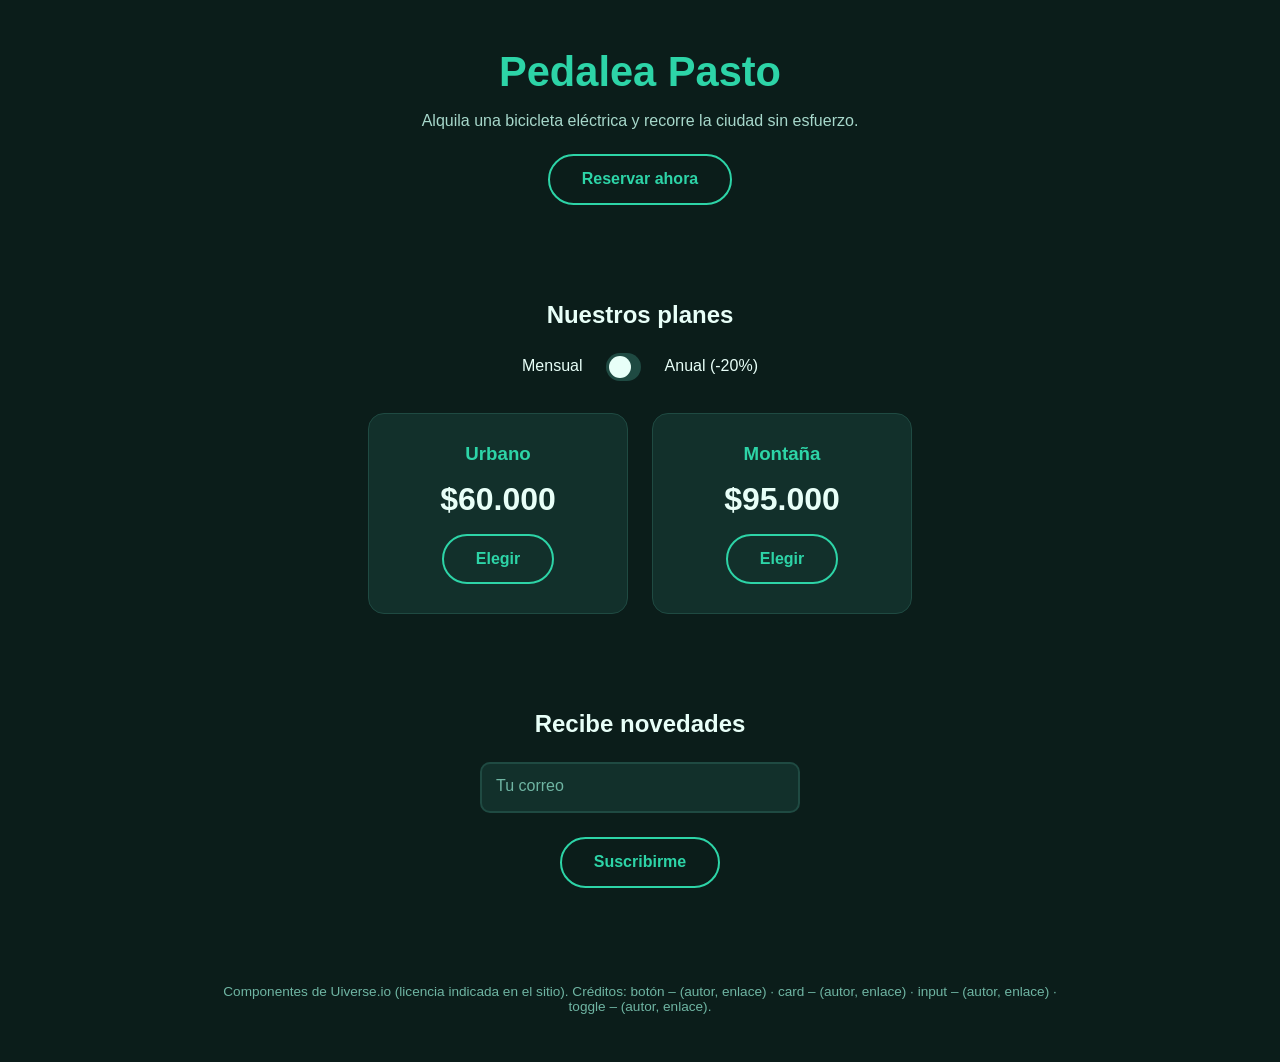
<file: EJERCICIO_A/index.html>
<!DOCTYPE html>
<html lang="es">
<head>
  <meta charset="UTF-8">
  <meta name="viewport" content="width=device-width, initial-scale=1.0">
  <title>Pedalea Pasto – Bicicletas eléctricas</title>
  <link rel="stylesheet" href="styles.css">
</head>
<body>
  <header>
    <h1>Pedalea Pasto</h1>
    <p>Alquila una bicicleta eléctrica y recorre la ciudad sin esfuerzo.</p>
    <button class="uv-btn">Reservar ahora</button>
  </header>

  <section>
    <h2>Nuestros planes</h2>
    <div class="selector-plan">
      <span>Mensual</span>
      <label class="uv-switch">
        <input type="checkbox" id="toggle-plan">
        <span class="uv-slider"></span>
      </label>
      <span>Anual (-20%)</span>
    </div>
    <div class="tarjetas">
      <div class="uv-card">
        <h3>Urbano</h3>
        <div class="precio" data-mensual="60000">$60.000</div>
        <button class="uv-btn">Elegir</button>
      </div>
      <div class="uv-card">
        <h3>Montaña</h3>
        <div class="precio" data-mensual="95000">$95.000</div>
        <button class="uv-btn">Elegir</button>
      </div>
    </div>
  </section>

  <section>
    <h2>Recibe novedades</h2>
    <div class="uv-input-grupo">
      <input class="uv-input" id="correo" type="email" placeholder=" ">
      <label for="correo">Tu correo</label>
    </div>
    <button class="uv-btn">Suscribirme</button>
  </section>

  <footer>
    Componentes de Uiverse.io (licencia indicada en el sitio).
    Créditos: botón – (autor, enlace) · card – (autor, enlace) · input – (autor, enlace) · toggle – (autor, enlace).
  </footer>

  <script src="script.js"></script>
</body>
</html>
</file>
<file: EJERCICIO_A/styles.css>
:root {
  --color-fondo: #0b1d1a;
  --color-superficie: #12302b;
  --color-acento: #2dd4a7;
  --color-texto: #e8fff8;
  --fuente: "Poppins", "Segoe UI", sans-serif;
}
* { margin: 0; padding: 0; box-sizing: border-box; }
body { font-family: var(--fuente); background: var(--color-fondo); color: var(--color-texto); }
header, section, footer { max-width: 900px; margin: 0 auto; padding: 3rem 1.5rem; text-align: center; }
h1 { font-size: 2.6rem; color: var(--color-acento); }
h2 { margin-bottom: 1.5rem; }
p { margin: 1rem 0 1.5rem; color: #a7d8cb; }
footer { font-size: .85rem; color: #6fb5a3; }

/* ===== COMPONENTE 1: BOTÓN ===== */
/* AUTOR: (completar)   ENLACE: (completar enlace de uiverse.io) */
.uv-btn {
  padding: .9rem 2rem; border: 2px solid var(--color-acento); border-radius: 999px;
  background: transparent; color: var(--color-acento); font: 600 1rem var(--fuente);
  cursor: pointer; transition: all .3s;
}
.uv-btn:hover { background: var(--color-acento); color: var(--color-fondo); box-shadow: 0 0 20px var(--color-acento); }

/* ===== COMPONENTE 2: CARD ===== */
/* AUTOR: (completar)   ENLACE: (completar) */
.tarjetas { display: flex; gap: 1.5rem; justify-content: center; flex-wrap: wrap; }
.uv-card {
  width: 260px; padding: 1.8rem; border-radius: 16px; background: var(--color-superficie);
  border: 1px solid #1f4a42; transition: transform .3s;
}
.uv-card:hover { transform: translateY(-8px); }
.uv-card h3 { color: var(--color-acento); }
.uv-card .precio { font-size: 2rem; font-weight: 700; margin: 1rem 0; }

/* ===== COMPONENTE 3: INPUT ===== */
/* AUTOR: (completar)   ENLACE: (completar) */
.uv-input-grupo { position: relative; max-width: 320px; margin: 0 auto 1.5rem; }
.uv-input {
  width: 100%; padding: .9rem 1rem; border-radius: 10px; border: 2px solid #1f4a42;
  background: var(--color-superficie); color: var(--color-texto); font: 1rem var(--fuente); outline: none;
}
.uv-input:focus { border-color: var(--color-acento); }
.uv-input-grupo label {
  position: absolute; left: 1rem; top: .9rem; color: #6fb5a3; pointer-events: none; transition: all .2s;
}
.uv-input:focus + label, .uv-input:not(:placeholder-shown) + label {
  top: -.7rem; left: .8rem; font-size: .75rem; padding: 0 .4rem;
  background: var(--color-fondo); color: var(--color-acento);
}

/* ===== COMPONENTE 4: TOGGLE ===== */
/* AUTOR: (completar)   ENLACE: (completar) */
.selector-plan { margin-bottom: 2rem; }
.selector-plan span { margin: 0 .6rem; }
.uv-switch { position: relative; display: inline-block; width: 54px; height: 28px; vertical-align: middle; }
.uv-switch input { opacity: 0; width: 0; height: 0; }
.uv-slider { position: absolute; inset: 0; background: #1f4a42; border-radius: 28px; cursor: pointer; transition: .3s; }
.uv-slider::before {
  content: ""; position: absolute; width: 22px; height: 22px; left: 3px; top: 3px;
  background: var(--color-texto); border-radius: 50%; transition: .3s;
}
.uv-switch input:checked + .uv-slider { background: var(--color-acento); }
.uv-switch input:checked + .uv-slider::before { transform: translateX(26px); }
</file>
